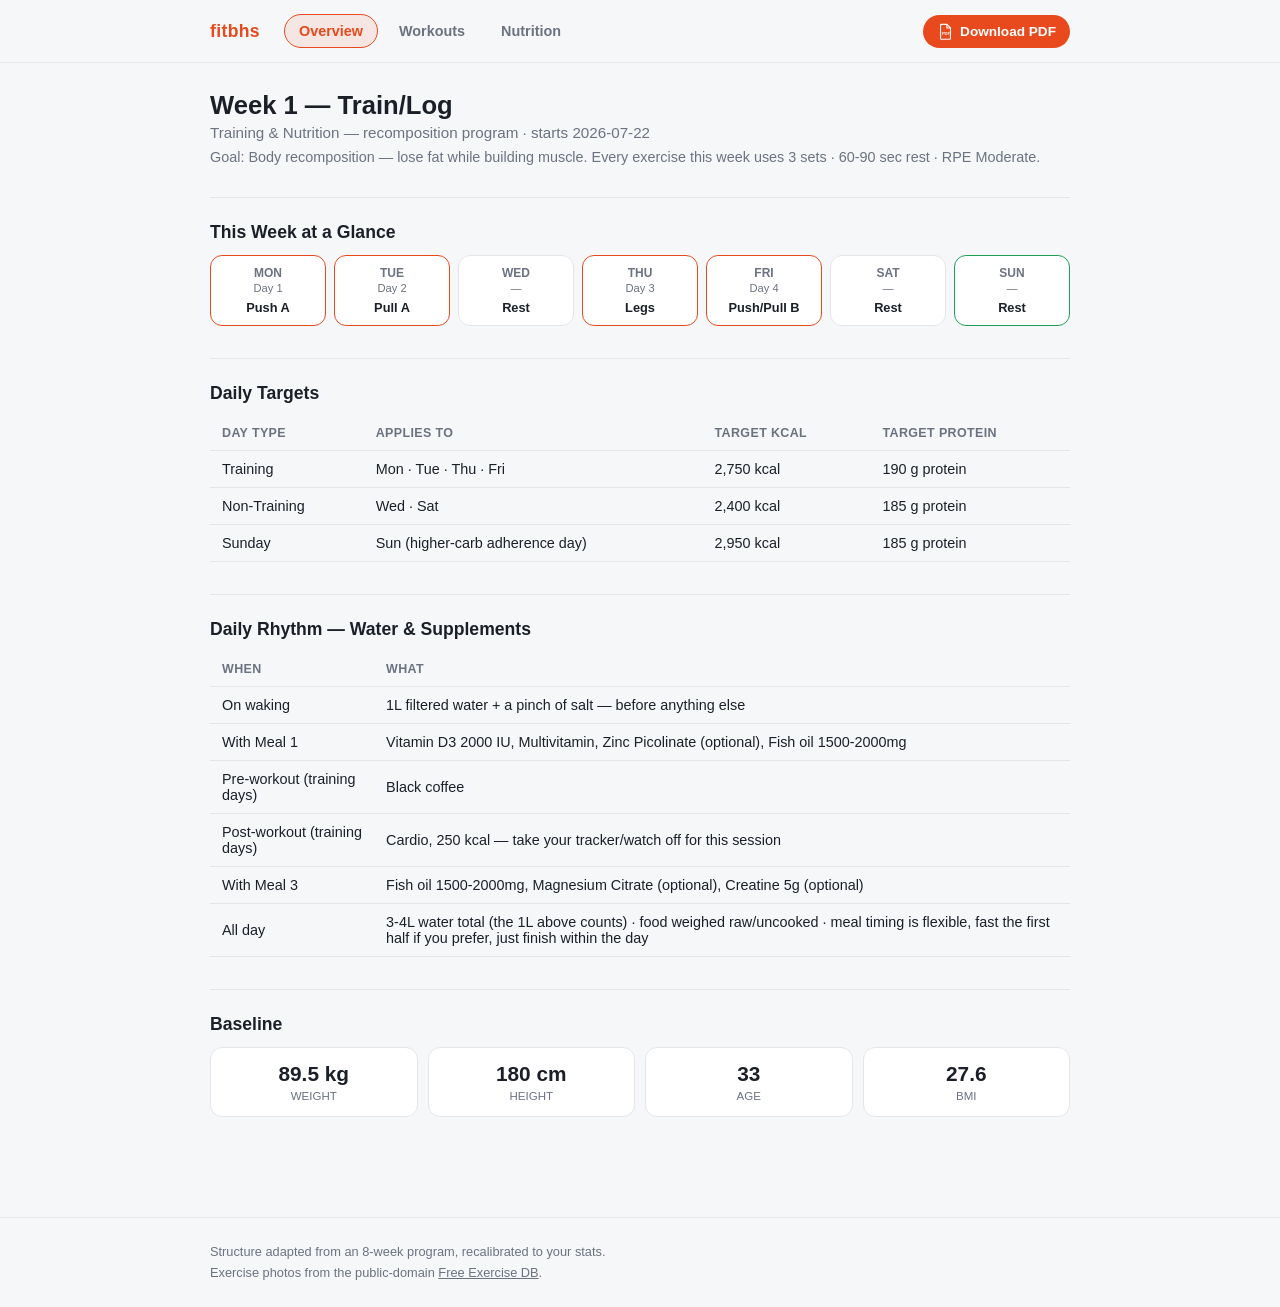
<file: index.html>
<!doctype html>
<html lang="en">
<head>
<meta charset="UTF-8" />
<meta name="viewport" content="width=device-width, initial-scale=1" />
<title>fitbhs — Train / Log</title>
<meta name="description" content="Training and nutrition plan tracker." />
<link rel="icon" href="data:image/svg+xml,<svg xmlns=%22http://www.w3.org/2000/svg%22 viewBox=%220 0 100 100%22><text y=%22.9em%22 font-size=%2290%22>🏋️</text></svg>" />
<link rel="stylesheet" href="assets/style.css" />
</head>
<body>
<header class="site-header">
  <div class="wrap">
    <span class="brand">fitbhs</span>
    <nav class="tabs" id="tabs">
      <button class="tab-btn active" data-target="overview">Overview</button>
      <button class="tab-btn" data-target="workouts">Workouts</button>
      <button class="tab-btn" data-target="nutrition">Nutrition</button>
    </nav>
    <a class="pdf-btn" href="fitbhs-week1-plan.pdf" download title="Download PDF">
      <svg class="pdf-icon" viewBox="0 0 24 24" xmlns="http://www.w3.org/2000/svg" aria-hidden="true">
        <path d="M6 2h8l5 5v15a1 1 0 0 1-1 1H6a1 1 0 0 1-1-1V3a1 1 0 0 1 1-1z" fill="none" stroke="currentColor" stroke-width="1.6" stroke-linejoin="round" />
        <path d="M14 2v5h5" fill="none" stroke="currentColor" stroke-width="1.6" stroke-linejoin="round" />
        <text x="12.5" y="17" text-anchor="middle" font-size="6" font-weight="800" fill="currentColor" font-family="Arial, sans-serif" letter-spacing="-0.3">PDF</text>
      </svg>
      <span class="pdf-btn-label">Download PDF</span>
    </a>
  </div>
</header>

<main class="wrap">
  <section id="overview" class="panel active">
    <h1 id="week-title">Week 1 — Train/Log</h1>
    <p class="subtitle" id="week-sub"></p>
    <p class="goal" id="week-goal"></p>

    <h2>This Week at a Glance</h2>
    <div class="schedule-grid" id="schedule-grid"></div>

    <h2>Daily Targets</h2>
    <div class="table-wrap">
      <table class="targets-table" id="targets-table"></table>
    </div>

    <h2>Daily Rhythm — Water &amp; Supplements</h2>
    <div class="table-wrap">
      <table class="rhythm-table" id="rhythm-table"></table>
    </div>

    <h2>Baseline</h2>
    <div class="baseline-grid" id="baseline-grid"></div>
  </section>

  <section id="workouts" class="panel">
    <h1>Workouts</h1>
    <p class="subtitle">Tap an exercise to expand it and pull up a form tutorial.</p>
    <div id="workout-days"></div>
  </section>

  <section id="nutrition" class="panel">
    <h1>Nutrition</h1>
    <div class="nutrition-tabs" id="nutrition-tabs"></div>
    <div id="nutrition-days"></div>
  </section>
</main>

<footer class="site-footer">
  <div class="wrap">
    Structure adapted from an 8-week program, recalibrated to your stats.<br />
    Exercise photos from the public-domain <a href="https://github.com/yuhonas/free-exercise-db" target="_blank" rel="noopener">Free Exercise DB</a>.
  </div>
</footer>

<script src="assets/data.js"></script>
<script src="assets/musclemap.js"></script>
<script src="assets/app.js"></script>
</body>
</html>
</file>
<file: assets/style.css>
:root {
  --bg: #f6f7f9;
  --bg-elev: #ffffff;
  --bg-elev-2: #f0f2f5;
  --border: #e3e6eb;
  --text: #1b2028;
  --text-dim: #6b7280;
  --accent: #e8491d;
  --accent-dim: #e8491d1a;
  --good: #1f9d55;
  --radius: 12px;
}

* { box-sizing: border-box; }

html, body {
  margin: 0;
  padding: 0;
  background: var(--bg);
  color: var(--text);
  font-family: -apple-system, BlinkMacSystemFont, "Segoe UI", Roboto, Helvetica, Arial, sans-serif;
  -webkit-font-smoothing: antialiased;
}

.wrap {
  max-width: 900px;
  margin: 0 auto;
  padding: 0 20px;
}

/* Header */
.site-header {
  position: sticky;
  top: 0;
  z-index: 10;
  background: rgba(246, 247, 249, 0.92);
  backdrop-filter: blur(8px);
  border-bottom: 1px solid var(--border);
}
.site-header .wrap {
  display: flex;
  align-items: center;
  gap: 24px;
  padding-top: 14px;
  padding-bottom: 14px;
  flex-wrap: wrap;
}
.brand {
  font-weight: 800;
  font-size: 1.1rem;
  letter-spacing: 0.02em;
  color: var(--accent);
}
.tabs {
  display: flex;
  gap: 6px;
}
.tab-btn {
  background: transparent;
  border: 1px solid transparent;
  color: var(--text-dim);
  font-size: 0.9rem;
  font-weight: 600;
  padding: 8px 14px;
  border-radius: 999px;
  cursor: pointer;
}
.tab-btn:hover { color: var(--text); }
.pdf-btn {
  margin-left: auto;
  display: inline-flex;
  align-items: center;
  gap: 6px;
  background: var(--accent);
  color: #fff;
  font-size: 0.85rem;
  font-weight: 700;
  padding: 8px 14px;
  border-radius: 999px;
  text-decoration: none;
  white-space: nowrap;
}
.pdf-icon {
  width: 17px;
  height: 17px;
  flex: none;
  display: block;
}
.pdf-btn:hover { opacity: 0.9; }
.tab-btn.active {
  background: var(--accent-dim);
  color: var(--accent);
  border-color: var(--accent);
}

/* Layout */
main.wrap { padding-top: 28px; padding-bottom: 60px; }
.panel { display: none; }
.panel.active { display: block; animation: fade 0.15s ease; }
@keyframes fade { from { opacity: 0; } to { opacity: 1; } }

h1 { font-size: 1.6rem; margin: 0 0 4px; }
h2 { font-size: 1.1rem; margin: 32px 0 12px; color: var(--text); border-top: 1px solid var(--border); padding-top: 24px; }
.subtitle { color: var(--text-dim); margin: 0 0 4px; font-size: 0.95rem; }
.goal { color: var(--text-dim); font-size: 0.9rem; margin-top: 8px; }

/* Schedule grid */
.schedule-grid {
  display: grid;
  grid-template-columns: repeat(7, 1fr);
  gap: 8px;
}
.day-card {
  background: var(--bg-elev);
  border: 1px solid var(--border);
  border-radius: var(--radius);
  padding: 10px 6px;
  text-align: center;
}
.day-card.training { border-color: var(--accent); }
.day-card.sunday { border-color: var(--good); }
.day-card .dow { font-size: 0.75rem; color: var(--text-dim); font-weight: 700; text-transform: uppercase; }
.day-card .label { font-size: 0.7rem; color: var(--text-dim); margin-top: 2px; }
.day-card .workout { font-size: 0.8rem; font-weight: 700; margin-top: 6px; line-height: 1.2; }

/* Tables */
.table-wrap { overflow-x: auto; }
table { width: 100%; border-collapse: collapse; font-size: 0.9rem; }
table th, table td {
  text-align: left;
  padding: 10px 12px;
  border-bottom: 1px solid var(--border);
}
table th { color: var(--text-dim); font-weight: 600; font-size: 0.78rem; text-transform: uppercase; letter-spacing: 0.03em; }

/* Baseline */
.baseline-grid {
  display: grid;
  grid-template-columns: repeat(auto-fit, minmax(120px, 1fr));
  gap: 10px;
}
.baseline-item {
  background: var(--bg-elev);
  border: 1px solid var(--border);
  border-radius: var(--radius);
  padding: 14px;
  text-align: center;
}
.baseline-item .val { font-size: 1.3rem; font-weight: 800; }
.baseline-item .key { font-size: 0.72rem; color: var(--text-dim); text-transform: uppercase; margin-top: 4px; }

/* Workout day cards */
.day-block {
  background: var(--bg-elev);
  border: 1px solid var(--border);
  border-radius: var(--radius);
  margin-bottom: 20px;
  overflow: hidden;
}
.day-block-header {
  padding: 16px 18px;
  border-bottom: 1px solid var(--border);
}
.day-block-header .tag { color: var(--accent); font-weight: 700; font-size: 0.78rem; text-transform: uppercase; letter-spacing: 0.03em; }
.day-block-header h3 { margin: 4px 0 2px; font-size: 1.2rem; }
.day-block-header .muscles { color: var(--text-dim); font-size: 0.85rem; }
.day-block-header .protocol { color: var(--text-dim); font-size: 0.78rem; margin-top: 6px; }

.exercise {
  border-bottom: 1px solid var(--border);
}
.exercise:last-child { border-bottom: none; }
.exercise-row {
  display: flex;
  align-items: center;
  gap: 14px;
  padding: 10px 18px;
  cursor: pointer;
  background: none;
  border: none;
  width: 100%;
  text-align: left;
  color: var(--text);
  font-size: 0.95rem;
}
.exercise-row:hover { background: var(--bg-elev-2); }
.exercise-row .thumb {
  position: relative;
  flex: none;
  width: 84px;
  height: 64px;
  border-radius: 10px;
  overflow: hidden;
  background: var(--bg-elev-2);
  border: 1px solid var(--border);
}
.exercise-row .thumb img { width: 100%; height: 100%; display: block; object-fit: cover; object-position: center 30%; }

.muscle-badge {
  position: absolute;
  top: 8px;
  right: 8px;
  width: 54px;
  height: 41px;
  background: #ffffff;
  border-radius: 8px;
  box-shadow: 0 1px 3px rgba(0, 0, 0, 0.35);
  padding: 3px;
}
.motion-photo.badge-left .muscle-badge { left: 8px; right: auto; }
.motion-photo.badge-bottom .muscle-badge { top: auto; bottom: 8px; }
.motion-photo.badge-bottom-left .muscle-badge { top: auto; bottom: 30px; left: 8px; right: auto; }
.muscle-badge svg { width: 100%; height: 100%; display: block; }
.exercise-row .info { flex: 1; display: flex; flex-direction: column; gap: 2px; min-width: 0; }
.exercise-row .name { font-weight: 600; }
.exercise-row .setsreps { color: var(--text-dim); font-size: 0.85rem; }
.exercise-row .targets { color: var(--accent); font-size: 0.76rem; font-weight: 600; text-transform: uppercase; letter-spacing: 0.02em; }
.exercise-row .chevron { flex: none; transition: transform 0.15s ease; color: var(--text-dim); }
.exercise.open .chevron { transform: rotate(90deg); color: var(--accent); }

.exercise-panel {
  max-height: 0;
  overflow: hidden;
  transition: max-height 0.25s ease;
  background: var(--bg-elev-2);
}
.exercise.open .exercise-panel { max-height: 900px; }
.exercise-panel-inner { padding: 4px 18px 18px; }
.guideline { color: var(--text); font-size: 0.88rem; line-height: 1.55; margin: 8px 0 4px; }

.motion-photos { display: grid; grid-template-columns: 1fr 1fr; gap: 8px; margin-top: 8px; }
.motion-photo { position: relative; border-radius: 8px; overflow: hidden; border: 1px solid var(--border); background: var(--bg-elev); }
.motion-photo img { width: 100%; height: 100%; display: block; aspect-ratio: 4 / 3; object-fit: cover; }
.motion-photo .motion-label {
  position: absolute;
  bottom: 6px;
  left: 6px;
  background: rgba(20, 20, 22, 0.72);
  color: #fff;
  font-size: 0.7rem;
  font-weight: 700;
  text-transform: uppercase;
  letter-spacing: 0.04em;
  padding: 3px 8px;
  border-radius: 999px;
}

.video-embed { position: relative; width: 100%; padding-top: 56.25%; border-radius: 8px; overflow: hidden; background: #000; margin-top: 6px; }
.video-embed iframe { position: absolute; inset: 0; width: 100%; height: 100%; border: 0; }

.tutorial-links { display: flex; flex-wrap: wrap; gap: 8px; margin-top: 8px; }
.tutorial-links a {
  display: inline-flex;
  align-items: center;
  gap: 6px;
  color: var(--text);
  background: var(--bg-elev);
  border: 1px solid var(--border);
  border-radius: 999px;
  padding: 7px 14px;
  font-size: 0.82rem;
  text-decoration: none;
  font-weight: 600;
}
.tutorial-links a:hover { border-color: var(--accent); color: var(--accent); }

/* Nutrition */
.nutrition-tabs { display: flex; gap: 8px; margin: 16px 0 20px; flex-wrap: wrap; }
.nutrition-tab-btn {
  background: var(--bg-elev);
  border: 1px solid var(--border);
  color: var(--text-dim);
  font-weight: 600;
  font-size: 0.85rem;
  padding: 8px 14px;
  border-radius: 999px;
  cursor: pointer;
}
.nutrition-tab-btn.active { color: var(--accent); border-color: var(--accent); background: var(--accent-dim); }
.nutrition-day { display: none; }
.nutrition-day.active { display: block; }
.nutrition-summary { display: flex; gap: 20px; margin-bottom: 16px; flex-wrap: wrap; }
.nutrition-summary .stat { font-size: 0.9rem; }
.nutrition-summary .stat b { display: block; font-size: 1.2rem; color: var(--accent); }
.meal-card {
  background: var(--bg-elev);
  border: 1px solid var(--border);
  border-radius: var(--radius);
  padding: 14px 18px;
  margin-bottom: 12px;
}
.meal-card h4 { margin: 0 0 8px; font-size: 0.95rem; }
.meal-card ul { margin: 0; padding-left: 18px; color: var(--text-dim); font-size: 0.88rem; line-height: 1.6; }
.meal-card .supp { margin-top: 8px; font-size: 0.8rem; color: var(--accent); }
.day-notes { color: var(--text-dim); font-size: 0.85rem; margin-top: 8px; }

/* Footer */
.site-footer { border-top: 1px solid var(--border); padding: 24px 0; color: var(--text-dim); font-size: 0.8rem; margin-top: 40px; line-height: 1.6; }
.site-footer a { color: var(--text-dim); text-decoration: underline; }
.site-footer a:hover { color: var(--accent); }

@media (max-width: 640px) {
  .schedule-grid { grid-template-columns: repeat(4, 1fr); }
  h1 { font-size: 1.35rem; }
}

@media (max-width: 480px) {
  .pdf-btn-label { display: none; }
  .pdf-btn { padding: 8px 10px; font-size: 1rem; }
  .site-header .wrap { row-gap: 10px; }
  .tabs { order: 3; flex-basis: 100%; }
}
</file>
